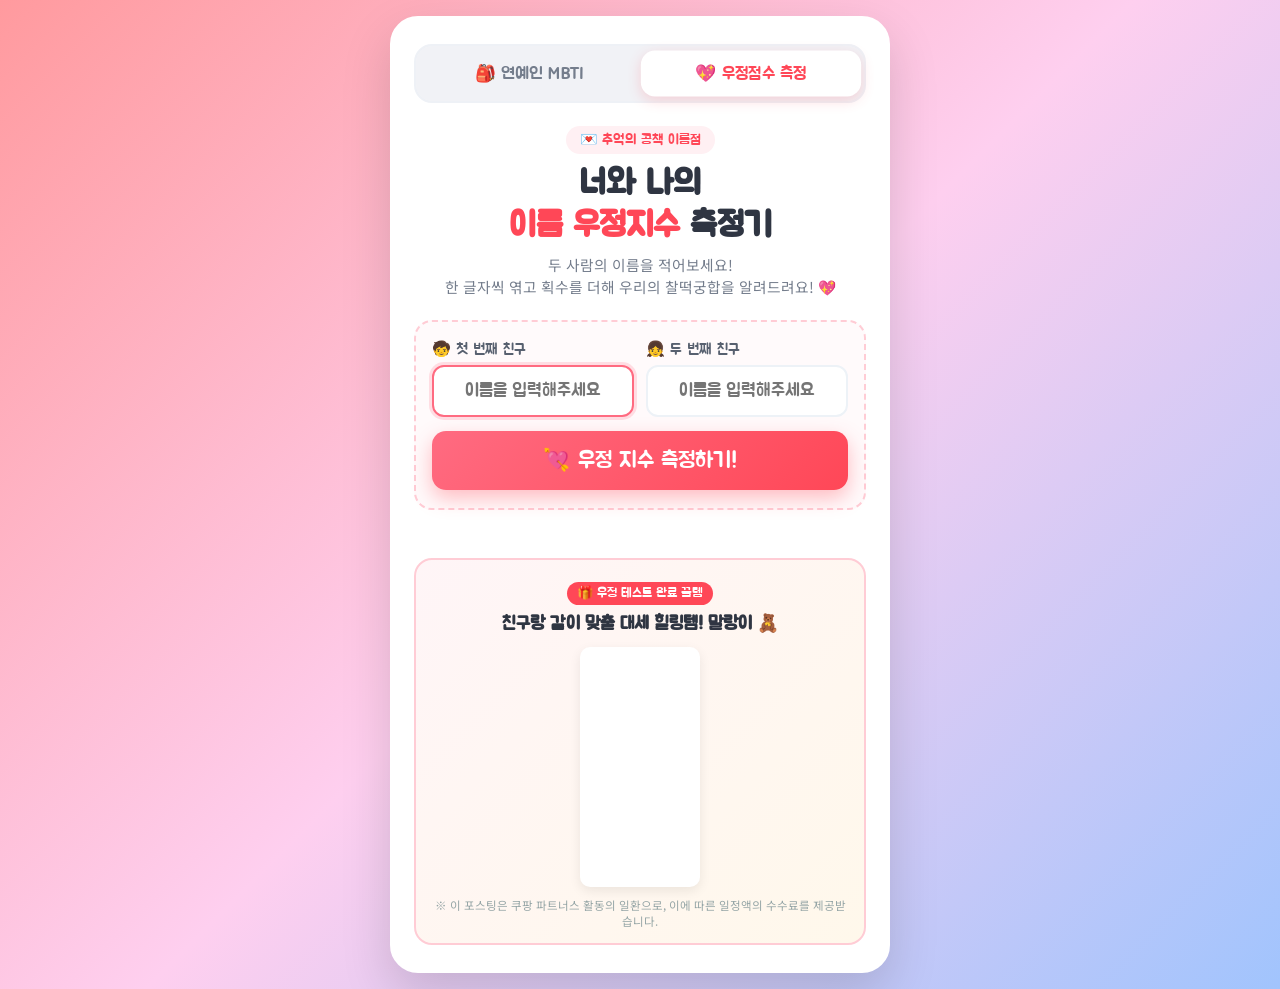
<file: friendship.html>
<!DOCTYPE html>
<html lang="ko">
<head>
  <meta charset="UTF-8">
  <meta name="viewport" content="width=device-width, initial-scale=1.0, maximum-scale=1.0, user-scalable=no">
  <title>추억의 이름 궁합 & 우정지수 측정기 💖</title>
  <meta name="description" content="공책에 적어보던 추억의 이름점! 두 사람의 이름을 입력하면 획수를 더해 우정 지수를 측정해 드립니다.">

  <!-- Open Graph -->
  <meta property="og:type" content="website">
  <meta property="og:title" content="추억의 이름 궁합 & 우정지수 측정기 💖">
  <meta property="og:description" content="너와 나의 이름 획수로 알아보는 찰떡 우정 지수는 몇 점? 지금 바로 측정해 보세요!">
  <meta property="og:image" content="https://images.unsplash.com/photo-1518199266791-5375a83190b7?w=800">

  <link rel="stylesheet" href="friendship.css">
</head>
<body>

  <!-- 축하 폭죽 캔버스 -->
  <canvas id="confetti-canvas"></canvas>

  <!-- 토스트 알림 메시지 -->
  <div id="toast-msg" class="toast-msg">클립보드에 링크가 복사되었어요! 🎉</div>

  <div class="app-container">
    
    <!-- 상단 게임 전환 탭 (MBTI & 우정점수 측정) -->
    <nav class="game-nav-tabs">
      <a href="index.html" class="nav-tab-item">🎒 연예인 MBTI</a>
      <a href="friendship.html" class="nav-tab-item active">💖 우정점수 측정</a>
    </nav>

    <!-- 헤더 -->
    <div class="header-box">
      <div class="badge-tag">💌 추억의 공책 이름점</div>
      <h1 class="page-title">너와 나의<br><span>이름 우정지수</span> 측정기</h1>
      <p class="page-desc">
        두 사람의 이름을 적어보세요!<br>
        한 글자씩 엮고 획수를 더해 우리의 찰떡궁합을 알려드려요! 💖
      </p>
    </div>

    <!-- 입력 섹션 -->
    <div class="input-section">
      <div class="input-row">
        <div class="input-group">
          <label class="input-label" for="input-name1">🧒 첫 번째 친구</label>
          <input type="text" id="input-name1" class="name-input" placeholder="이름을 입력해주세요" maxlength="5">
        </div>
        <div class="input-group">
          <label class="input-label" for="input-name2">👧 두 번째 친구</label>
          <input type="text" id="input-name2" class="name-input" placeholder="이름을 입력해주세요" maxlength="5">
        </div>
      </div>

      <button id="btn-calculate" class="btn-calc">
        <span>💘</span> 우정 지수 측정하기!
      </button>
    </div>

    <!-- 역피라미드 사다리꼴 시각화 카드 -->
    <div id="pyramid-card" class="pyramid-card">
      <div class="pyramid-subtitle">✨ 한 획 한 획 정성으로 모아보는 우정 사다리</div>
      
      <!-- 인터랙티브 피라미드 보드 -->
      <div id="pyramid-board" class="pyramid-board">
        <!-- JS로 동적 노드 생성 -->
      </div>

      <!-- 최종 우정 점수 결과 -->
      <div id="result-box" class="result-box">
        <div class="score-display">
          <span class="score-heart">💖</span>
          <span id="score-num" class="score-num">85</span>
          <span class="score-unit">%</span>
        </div>
        <div id="result-badge" class="result-badge">환상의 찰떡궁합 100%</div>
        <h2 id="result-title" class="result-title">우주 최강의 영혼의 단짝! 👭✨</h2>
        <p id="result-desc" class="result-desc">
          전생에 나라를 같이 구했나요? 눈빛만 봐도 마음이 통하고 평생을 함께할 기적의 단짝 친구예요!
        </p>

        <div class="action-buttons">
          <button id="btn-share" class="btn-share">
            <span>💬</span> 친구에게 우리 우정 점수 자랑하기
          </button>
          <button id="btn-copy" class="btn-retry">
            <span>🔗</span> 링크 복사하기
          </button>
        </div>
      </div>
    </div>

    <!-- 쿠팡 파트너스 공식 배너 (말랑이) -->
    <div class="coupang-box">
      <div class="coupang-badge">🎁 우정 테스트 완료 꿀템</div>
      <h3 class="coupang-title">친구랑 같이 맞출 대세 힐링템! 말랑이 🧸</h3>
      <div class="coupang-iframe-wrapper">
        <iframe src="https://coupa.ng/cpVoCy" width="120" height="240" frameborder="0" scrolling="no" referrerpolicy="unsafe-url"></iframe>
      </div>
      <div class="coupang-disclaimer">
        ※ 이 포스팅은 쿠팡 파트너스 활동의 일환으로, 이에 따른 일정액의 수수료를 제공받습니다.
      </div>
    </div>

  </div>

  <script src="friendship-data.js"></script>
  <script src="friendship.js"></script>
</body>
</html>
</file>
<file: friendship.css>
@import url('https://fonts.googleapis.com/css2?family=Jua&family=Noto+Sans+KR:wght@400;600;800&display=swap');

:root {
  --primary-pink: #ff6b81;
  --primary-purple: #a29bfe;
  --bg-gradient: linear-gradient(135deg, #ff9a9e 0%, #fecfef 50%, #a1c4fd 100%);
  --card-bg: #ffffff;
  --text-main: #2f3542;
  --border-radius-lg: 28px;
  --border-radius-md: 18px;
  --shadow-main: 0 18px 45px rgba(255, 107, 129, 0.2);
}

* {
  box-sizing: border-box;
  margin: 0;
  padding: 0;
  -webkit-tap-highlight-color: transparent;
}

body {
  font-family: 'Noto Sans KR', sans-serif;
  background: var(--bg-gradient);
  min-height: 100vh;
  display: flex;
  justify-content: center;
  align-items: center;
  padding: 16px;
  color: var(--text-main);
  position: relative;
  overflow-x: hidden;
}

/* 폭죽 캔버스 */
#confetti-canvas {
  position: fixed;
  top: 0;
  left: 0;
  width: 100vw;
  height: 100vh;
  pointer-events: none;
  z-index: 999;
}

/* 앱 메인 컨테이너 */
.app-container {
  width: 100%;
  max-width: 500px;
  background: #ffffff;
  border-radius: var(--border-radius-lg);
  box-shadow: 0 20px 50px rgba(0, 0, 0, 0.15);
  overflow: hidden;
  display: flex;
  flex-direction: column;
  border: 4px solid #fff;
  padding: 24px 20px;
}

/* 상단 게임 전환 탭 (MBTI & 우정점수 측정) */
.game-nav-tabs {
  display: flex;
  background: #f1f2f6;
  border-radius: 18px;
  padding: 5px;
  margin-bottom: 22px;
  gap: 6px;
  border: 2px solid #eef1f6;
}

.nav-tab-item {
  flex: 1;
  text-align: center;
  padding: 12px 10px;
  font-family: 'Jua', sans-serif;
  font-size: 1.05rem;
  color: #747d8c;
  text-decoration: none;
  border-radius: 14px;
  transition: all 0.2s cubic-bezier(0.175, 0.885, 0.32, 1.275);
  display: flex;
  align-items: center;
  justify-content: center;
  gap: 6px;
}

.nav-tab-item.active {
  background: #ffffff;
  color: #ff4757;
  box-shadow: 0 4px 14px rgba(255, 71, 87, 0.2);
  transform: scale(1.02);
}

.nav-tab-item:hover:not(.active) {
  background: #e4e7eb;
  color: #2f3542;
}

/* 헤더 영역 */
.header-box {
  text-align: center;
  margin-bottom: 22px;
}

.badge-tag {
  display: inline-block;
  background: #fff0f3;
  color: #ff4757;
  font-family: 'Jua', sans-serif;
  font-size: 0.88rem;
  padding: 5px 14px;
  border-radius: 20px;
  margin-bottom: 10px;
}

.page-title {
  font-family: 'Jua', sans-serif;
  font-size: 2.1rem;
  color: #2f3542;
  line-height: 1.25;
  margin-bottom: 6px;
}

.page-title span {
  color: #ff4757;
}

.page-desc {
  font-size: 0.92rem;
  color: #747d8c;
  line-height: 1.5;
}

/* 이름 입력 폼 */
.input-section {
  background: #fffafb;
  border: 2px dashed #ffccd5;
  border-radius: var(--border-radius-md);
  padding: 18px 16px;
  margin-bottom: 24px;
}

.input-row {
  display: grid;
  grid-template-columns: 1fr 1fr;
  gap: 12px;
  margin-bottom: 14px;
}

.input-group {
  display: flex;
  flex-direction: column;
  gap: 6px;
}

.input-label {
  font-family: 'Jua', sans-serif;
  font-size: 0.95rem;
  color: #57606f;
  display: flex;
  align-items: center;
  gap: 4px;
}

.name-input {
  width: 100%;
  padding: 12px 14px;
  border: 2px solid #edf2f7;
  border-radius: 12px;
  font-size: 1.15rem;
  font-family: 'Jua', sans-serif;
  color: #2f3542;
  text-align: center;
  outline: none;
  transition: all 0.2s;
  background: #ffffff;
}

.name-input:focus {
  border-color: #ff6b81;
  box-shadow: 0 0 0 3px rgba(255, 107, 129, 0.2);
}

.btn-calc {
  width: 100%;
  background: linear-gradient(135deg, #ff6b81 0%, #ff4757 100%);
  color: #ffffff;
  border: none;
  font-family: 'Jua', sans-serif;
  font-size: 1.35rem;
  padding: 16px;
  border-radius: 14px;
  cursor: pointer;
  box-shadow: 0 8px 20px rgba(255, 71, 87, 0.35);
  transition: all 0.25s ease;
  display: flex;
  align-items: center;
  justify-content: center;
  gap: 8px;
}

.btn-calc:hover {
  transform: translateY(-2px);
  box-shadow: 0 12px 24px rgba(255, 71, 87, 0.45);
}

.btn-calc:active {
  transform: translateY(1px);
}

/* 역피라미드 그래픽 시각화 영역 */
.pyramid-card {
  display: none;
  background: #ffffff;
  border: 2px solid #f1f2f6;
  border-radius: var(--border-radius-md);
  padding: 24px 16px;
  margin-bottom: 24px;
  box-shadow: 0 10px 30px rgba(0, 0, 0, 0.05);
  text-align: center;
  animation: slideDown 0.4s ease;
}

.pyramid-card.active {
  display: block;
}

@keyframes slideDown {
  0% { opacity: 0; transform: translateY(-15px); }
  100% { opacity: 1; transform: translateY(0); }
}

.pyramid-subtitle {
  font-family: 'Jua', sans-serif;
  font-size: 1.1rem;
  color: #747d8c;
  margin-bottom: 18px;
}

/* 피라미드 보드 */
.pyramid-board {
  display: flex;
  flex-direction: column;
  align-items: center;
  gap: 12px;
  margin-bottom: 24px;
  overflow-x: auto;
  padding: 4px;
}

.pyramid-row {
  display: flex;
  justify-content: center;
  gap: 10px;
  animation: rowAppear 0.4s ease forwards;
}

@keyframes rowAppear {
  0% { transform: scale(0.7); opacity: 0; }
  100% { transform: scale(1); opacity: 1; }
}

/* 글자 노드 */
.char-node {
  width: 44px;
  height: 44px;
  border-radius: 12px;
  background: #2f3542;
  color: #ffffff;
  font-family: 'Jua', sans-serif;
  font-size: 1.25rem;
  display: flex;
  align-items: center;
  justify-content: center;
  box-shadow: 0 4px 10px rgba(0, 0, 0, 0.15);
}

/* 숫자 노드 */
.num-node {
  width: 40px;
  height: 40px;
  border-radius: 50%;
  background: #ffffff;
  border: 2px solid #ffccd5;
  color: #ff4757;
  font-family: 'Jua', sans-serif;
  font-size: 1.15rem;
  display: flex;
  align-items: center;
  justify-content: center;
  box-shadow: 0 2px 8px rgba(0, 0, 0, 0.06);
  transition: all 0.2s;
}

.num-node.highlight {
  background: linear-gradient(135deg, #ff6b81 0%, #ff4757 100%);
  color: #ffffff;
  border-color: #ff4757;
  transform: scale(1.15);
  box-shadow: 0 4px 14px rgba(255, 71, 87, 0.4);
}

/* 최종 결과 영역 */
.result-box {
  background: linear-gradient(135deg, #fff5f7 0%, #f6f3ff 100%);
  border-radius: var(--border-radius-md);
  padding: 22px 16px;
  margin-top: 10px;
  border: 2px solid #ffe3e8;
}

.score-display {
  display: flex;
  align-items: center;
  justify-content: center;
  gap: 10px;
  margin-bottom: 12px;
}

.score-heart {
  font-size: 2.8rem;
  animation: heartPulse 1.2s infinite ease-in-out;
}

@keyframes heartPulse {
  0%, 100% { transform: scale(1); }
  50% { transform: scale(1.25); }
}

.score-num {
  font-family: 'Jua', sans-serif;
  font-size: 3.4rem;
  color: #ff4757;
  line-height: 1;
}

.score-unit {
  font-family: 'Jua', sans-serif;
  font-size: 1.8rem;
  color: #ff6b81;
}

.result-badge {
  display: inline-block;
  background: #ffffff;
  color: #6c5ce7;
  font-family: 'Jua', sans-serif;
  font-size: 0.95rem;
  padding: 4px 14px;
  border-radius: 20px;
  margin-bottom: 10px;
  box-shadow: 0 2px 8px rgba(108, 92, 231, 0.15);
}

.result-title {
  font-family: 'Jua', sans-serif;
  font-size: 1.45rem;
  color: #2f3542;
  margin-bottom: 6px;
}

.result-desc {
  font-size: 0.92rem;
  color: #57606f;
  line-height: 1.55;
  word-break: keep-all;
}

/* 버튼 액션들 */
.action-buttons {
  display: flex;
  flex-direction: column;
  gap: 10px;
  margin-top: 18px;
}

.btn-share {
  background: #fee500;
  color: #191919;
  border: none;
  font-family: 'Jua', sans-serif;
  font-size: 1.15rem;
  padding: 13px;
  border-radius: 12px;
  cursor: pointer;
  display: flex;
  align-items: center;
  justify-content: center;
  gap: 8px;
  box-shadow: 0 4px 12px rgba(254, 229, 0, 0.4);
  transition: all 0.2s;
}

.btn-share:hover {
  transform: translateY(-2px);
}

.btn-retry {
  background: #f1f2f6;
  color: #57606f;
  border: none;
  font-family: 'Jua', sans-serif;
  font-size: 1.05rem;
  padding: 12px;
  border-radius: 12px;
  cursor: pointer;
}

.btn-retry:hover {
  background: #e4e7eb;
}

/* 쿠팡 파트너스 공식 배너 상자 */
.coupang-box {
  margin-top: 24px;
  background: linear-gradient(135deg, #fff5f7 0%, #fff8eb 100%);
  border: 2px solid #ffccd5;
  border-radius: var(--border-radius-md);
  padding: 18px 14px 14px;
  text-align: center;
}

.coupang-badge {
  display: inline-block;
  background: #ff4757;
  color: #ffffff;
  font-family: 'Jua', sans-serif;
  font-size: 0.82rem;
  padding: 3px 10px;
  border-radius: 12px;
  margin-bottom: 8px;
}

.coupang-title {
  font-family: 'Jua', sans-serif;
  font-size: 1.1rem;
  color: #2f3542;
  margin-bottom: 12px;
}

.coupang-iframe-wrapper {
  display: flex;
  justify-content: center;
  align-items: center;
  margin: 10px auto;
}

.coupang-iframe-wrapper iframe {
  border-radius: 10px;
  box-shadow: 0 4px 12px rgba(0, 0, 0, 0.08);
  background: #ffffff;
}

.coupang-disclaimer {
  font-size: 0.72rem;
  color: #95a5a6;
  text-align: center;
  margin-top: 10px;
  line-height: 1.4;
}

/* 토스트 메시지 */
.toast-msg {
  position: fixed;
  bottom: 28px;
  left: 50%;
  transform: translateX(-50%) translateY(50px);
  background: rgba(33, 37, 41, 0.96);
  color: #ffffff;
  padding: 12px 24px;
  border-radius: 30px;
  font-size: 0.95rem;
  font-weight: 700;
  opacity: 0;
  pointer-events: none;
  transition: all 0.3s cubic-bezier(0.175, 0.885, 0.32, 1.275);
  z-index: 99999;
  box-shadow: 0 10px 30px rgba(0, 0, 0, 0.35);
  text-align: center;
  max-width: 90%;
  word-break: keep-all;
  border: 1.5px solid rgba(255, 255, 255, 0.15);
}

.toast-msg.show {
  transform: translateX(-50%) translateY(0);
  opacity: 1;
}

/* 모바일 화면 대응 */
@media (max-width: 480px) {
  body {
    padding: 0;
  }
  .app-container {
    border-radius: 0;
    border: none;
    min-height: 100vh;
  }
  .char-node {
    width: 38px;
    height: 38px;
    font-size: 1.1rem;
  }
  .num-node {
    width: 34px;
    height: 34px;
    font-size: 1rem;
  }
}
</file>
